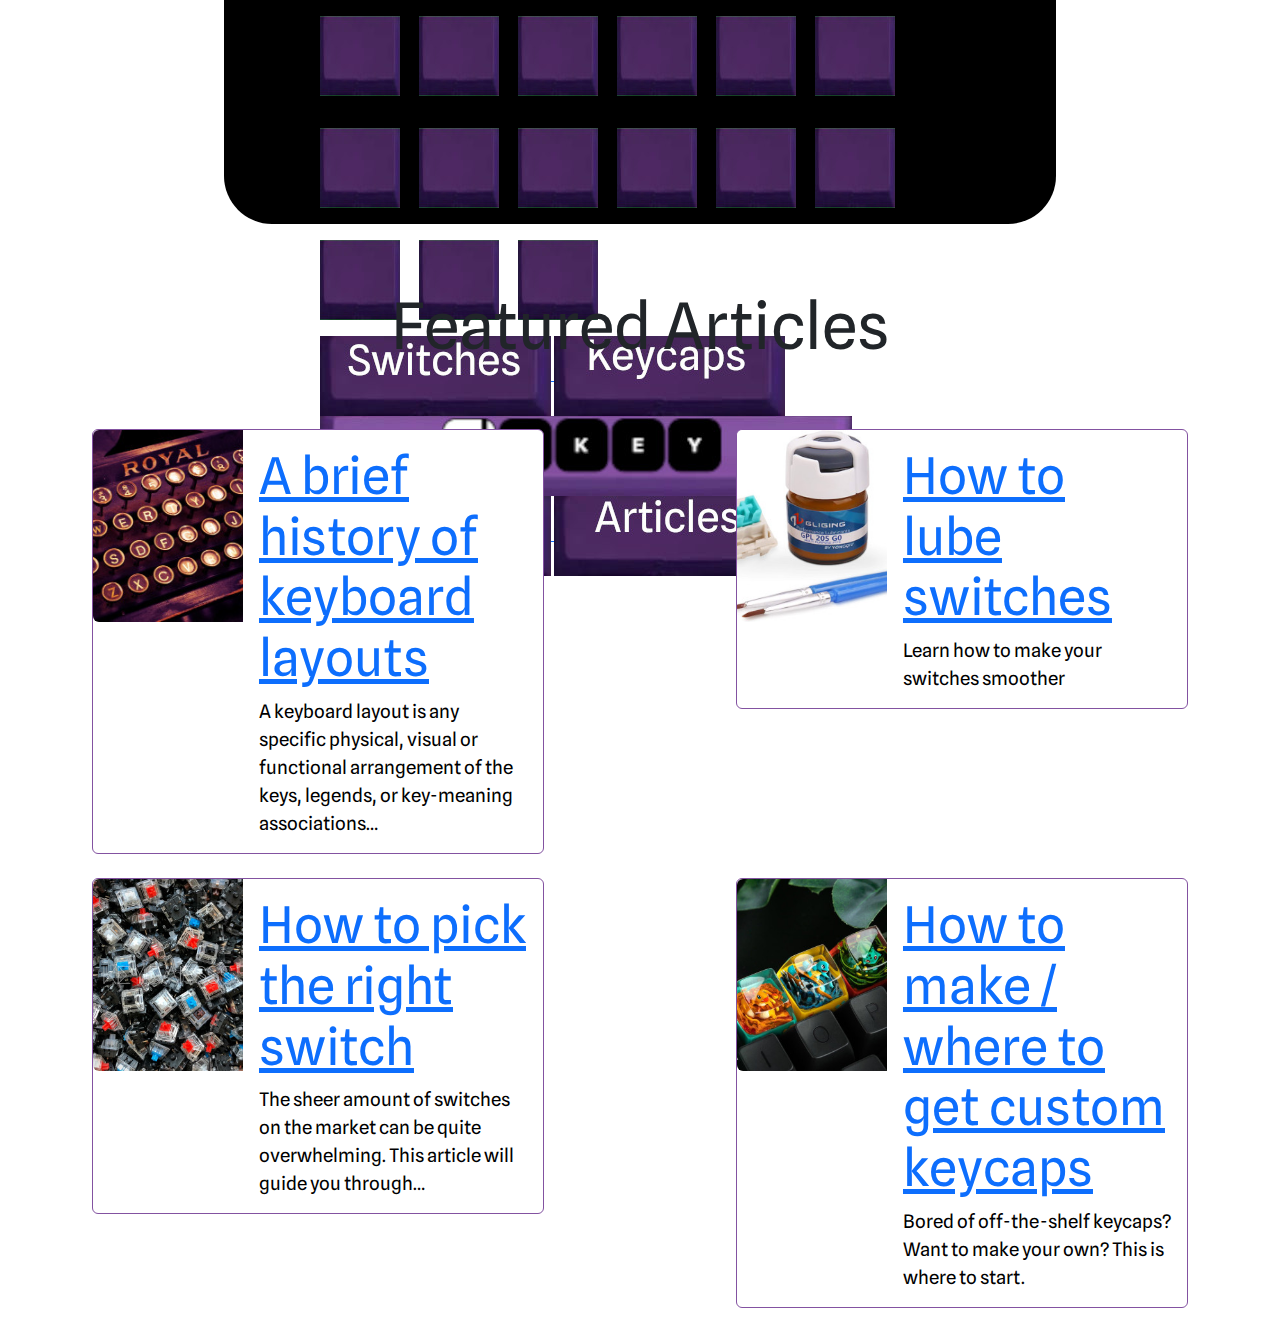
<file: index.html>
<!DOCTYPE html>
<html lang="en">
<head>
    <meta charset="UTF-8">
    <title>wiKEY</title>
    <link rel="stylesheet" TYPE="text/css" href="./include/css/bootstrap.min.css">
    <link rel="stylesheet" TYPE="text/css" href="./include/css/index.css">
</head>
<body>
  <div class="header">
    <div class="col" id="topHeaderCol">
      <img src="./include/images/small_key.jpg" alt="" style="padding-right: 1rem; padding-bottom: 1rem; padding-top: 1rem;">
      <img src="./include/images/small_key.jpg" alt="" style="padding-right: 1rem; padding-bottom: 1rem; padding-top: 1rem;">
      <img src="./include/images/small_key.jpg" alt="" style="padding-right: 1rem; padding-bottom: 1rem; padding-top: 1rem;">
      <img src="./include/images/small_key.jpg" alt="" style="padding-right: 1rem; padding-bottom: 1rem; padding-top: 1rem;">
      <img src="./include/images/small_key.jpg" alt="" style="padding-right: 1rem; padding-bottom: 1rem; padding-top: 1rem;">
      <img src="./include/images/small_key.jpg" alt="" style="padding-right: 1rem; padding-bottom: 1rem; padding-top: 1rem;">
      <img src="./include/images/small_key.jpg" alt="" style="padding-right: 1rem; padding-bottom: 1rem; padding-top: 1rem;">
      <img src="./include/images/small_key.jpg" alt="" style="padding-right: 1rem; padding-bottom: 1rem; padding-top: 1rem;">
      <img src="./include/images/small_key.jpg" alt="" style="padding-right: 1rem; padding-bottom: 1rem; padding-top: 1rem;">
      <img src="./include/images/small_key.jpg" alt="" style="padding-right: 1rem; padding-bottom: 1rem; padding-top: 1rem;">
      <img src="./include/images/small_key.jpg" alt="" style="padding-right: 1rem; padding-bottom: 1rem; padding-top: 1rem;">
      <img src="./include/images/small_key.jpg" alt="" style="padding-right: 1rem; padding-bottom: 1rem; padding-top: 1rem;">
      <img src="./include/images/small_key.jpg" alt="" style="padding-right: 1rem; padding-bottom: 1rem; padding-top: 1rem;">
      <img src="./include/images/small_key.jpg" alt="" style="padding-right: 1rem; padding-bottom: 1rem; padding-top: 1rem;">
      <img src="./include/images/small_key.jpg" alt="" style="padding-bottom: 1rem; padding-top: 1rem;">
    </div>
    <div class="col" id="bottomHeaderCol">
    <a href="./switches.html">
      <img src="./include/images/switches_button.jpg" alt="Switches">
    </a>
    <a href="./keycaps.html">
      <img src="./include/images/keycaps_button.jpg" alt="Keycaps">
    </a>
    <a href="./index.html">
      <img src="./include/images/wikey_button.jpg" alt="WiKEY">
    </a>
    <a href="./keyboards.html">
      <img src="./include/images/keyboards_button.jpg" alt="Keyboards">
    </a>
    <a href="./articles.html">
      <img src="./include/images/articles_button.jpg" alt="Articles">
    </a>
  </div>
  </div>
    <div class="content">
        <h1 style="text-align: center; font-size: 48pt; margin-bottom: 4rem; margin-top: 4rem;">Featured Articles</h1>
        <div class="row row-cols-1 row-cols-md-2 g-2">
          <div class="col">
            <div class="mx-auto card mb-3">
              <div class="row g-0">
                <div class="col-md-4">
                  <img src="./include/images/typewriter.jpg" class="img-fluid rounded-start" alt="...">
                </div>
                <div class="col-md-8">
                  <div class="card-body">
                    <a href="./example_article.html"><h5 class="card-title">A brief history of keyboard layouts</h5></a>
                    <p class="card-text">A keyboard layout is any specific physical, visual or functional arrangement of the keys, legends, or key-meaning associations…</p>
                  </div>
                </div>
              </div>
            </div>
          </div>
          <div class="col">
            <div class="mx-auto card mb-3">
              <div class="row g-0">
                <div class="col-md-4">
                  <img src="./include/images/lube.jpg" class="img-fluid rounded-start" alt="...">
                </div>
                <div class="col-md-8">
                  <div class="card-body">
                    <a href="./example_article.html"><h5 class="card-title">How to lube switches</h5></a>
                    <p class="card-text">Learn how to make your switches smoother</p>
                  </div>
                </div>
              </div>
            </div>
          </div>
          <div class="col">
            <div class="mx-auto card mb-3">
              <div class="row g-0">
                <div class="col-md-4">
                  <img src="./include/images/switches.jpg" class="img-fluid rounded-start" alt="...">
                </div>
                <div class="col-md-8">
                  <div class="card-body">
                    <a href="./example_article.html"><h5 class="card-title">How to pick the right switch</h5></a>
                    <p class="card-text">The sheer amount of switches on the market can be quite overwhelming. This article will guide you through…</p>
                </div>
              </div>
            </div>
          </div>
          </div>
          <div class="col">
            <div class="mx-auto card mb-3">
              <div class="row g-0">
                <div class="col-md-4">
                  <img src="./include/images/custom_keycaps.jpg" class="img-fluid rounded-start" alt="...">
                </div>
                <div class="col-md-8">
                  <div class="card-body">
                    <a href="./example_article.html"><h5 class="card-title">How to make / where to get custom keycaps</h5></a>
                    <p class="card-text">Bored of off-the-shelf keycaps? Want to make your own? This is where to start.</p>
                  </div>
                </div>
              </div>
            </div>
          </div>
    </div>
    </div>
    <div id="footer">
        <div id="imprint"></div>
    </div>
    <script src="./include/js/bootstrap.min.js"></script>
</body>
</html>
</file>
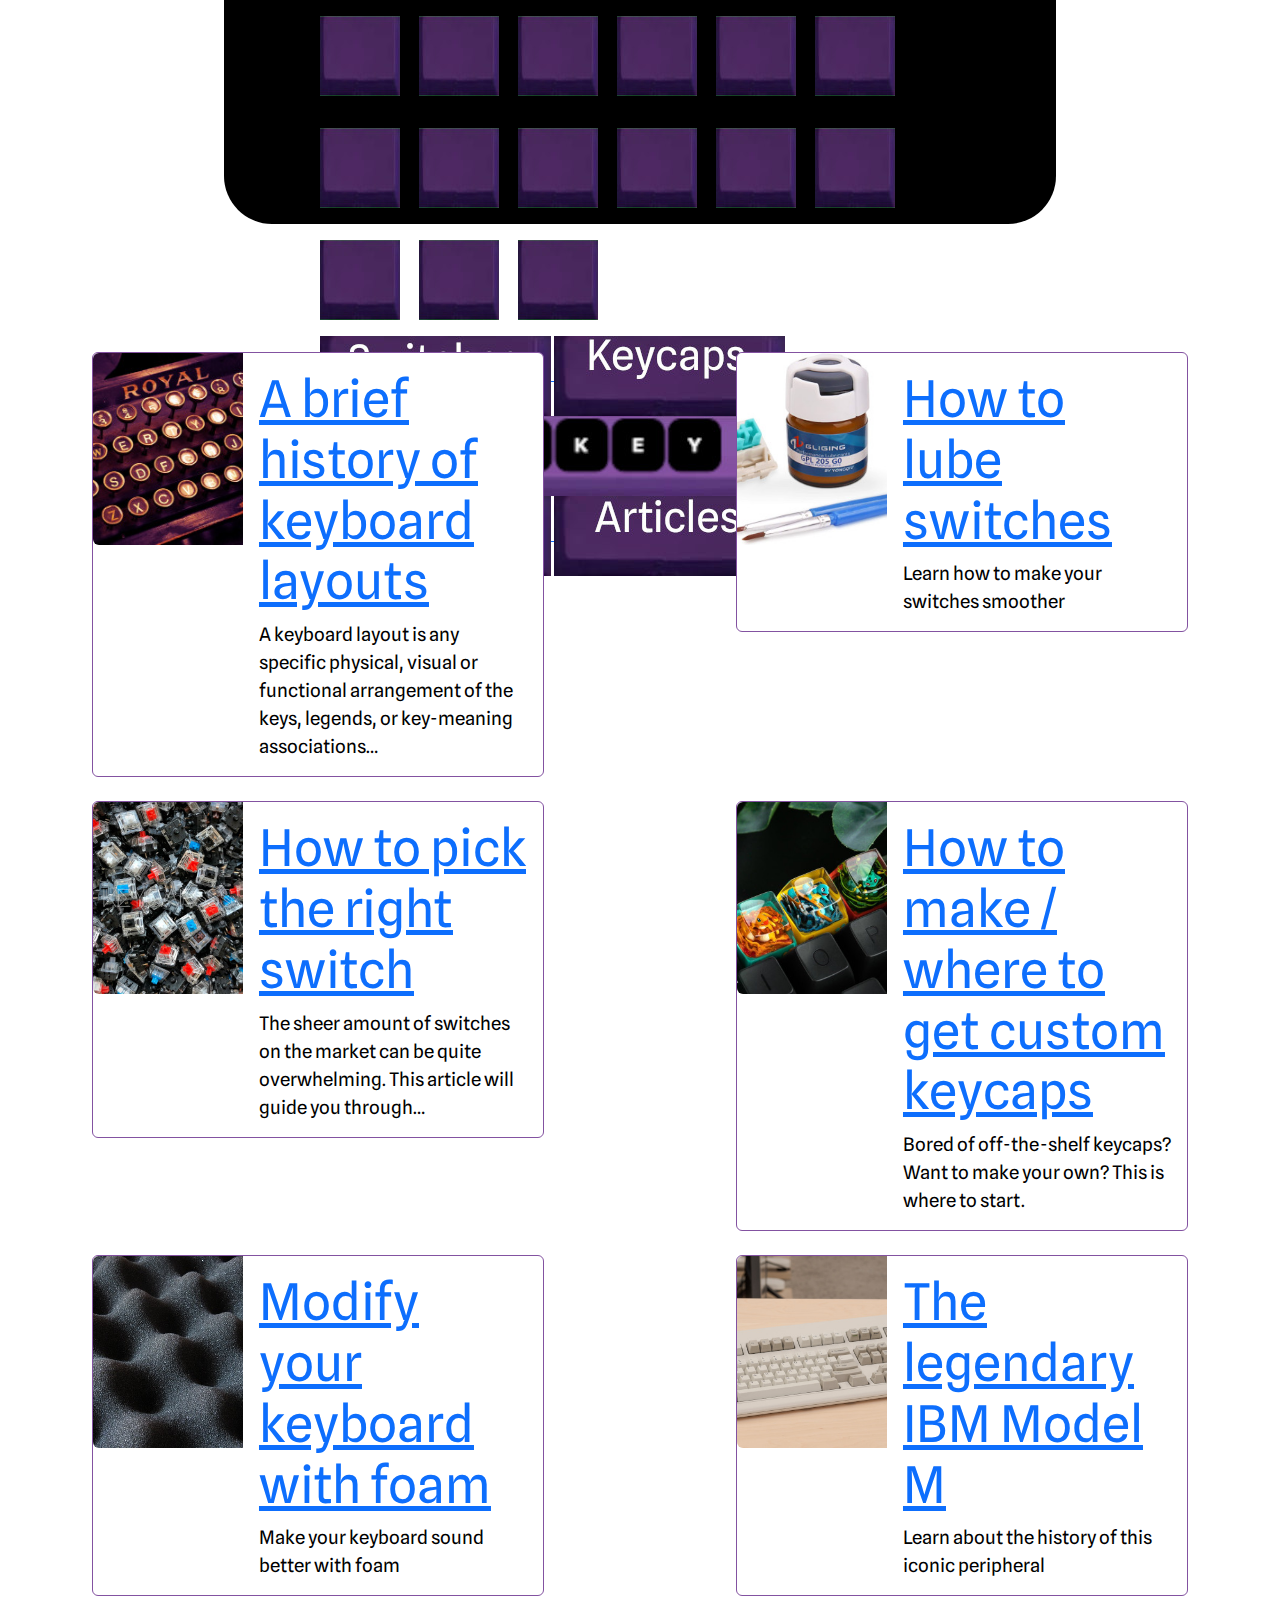
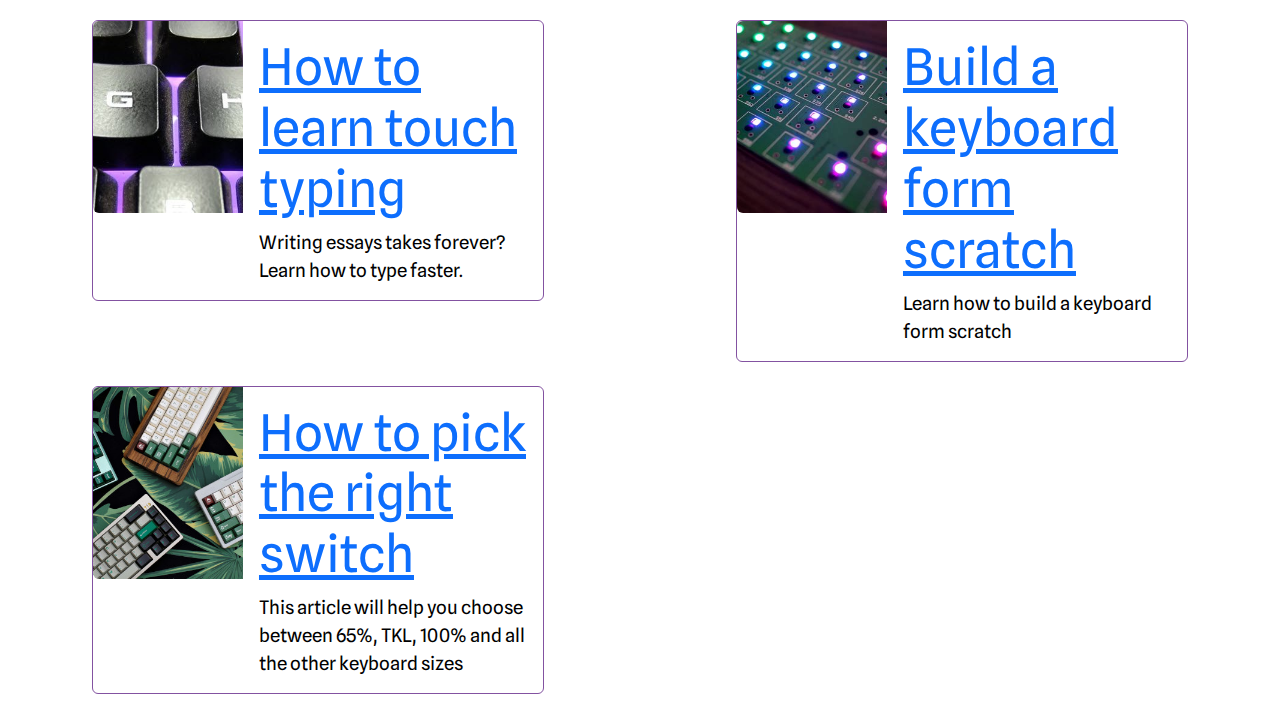
<file: articles.html>
<!DOCTYPE html>
<html lang="en">
<head>
    <meta charset="UTF-8">
    <title>Articles</title>
    <link rel="stylesheet" TYPE="text/css" href="./include/css/bootstrap.min.css">
    <link rel="stylesheet" TYPE="text/css" href="./include/css/guides.css">
</head>
<body>
    <div class="header">
        <div class="col" id="topHeaderCol">
          <img src="./include/images/small_key.jpg" alt="" style="padding-right: 1rem; padding-bottom: 1rem; padding-top: 1rem;">
          <img src="./include/images/small_key.jpg" alt="" style="padding-right: 1rem; padding-bottom: 1rem; padding-top: 1rem;">
          <img src="./include/images/small_key.jpg" alt="" style="padding-right: 1rem; padding-bottom: 1rem; padding-top: 1rem;">
          <img src="./include/images/small_key.jpg" alt="" style="padding-right: 1rem; padding-bottom: 1rem; padding-top: 1rem;">
          <img src="./include/images/small_key.jpg" alt="" style="padding-right: 1rem; padding-bottom: 1rem; padding-top: 1rem;">
          <img src="./include/images/small_key.jpg" alt="" style="padding-right: 1rem; padding-bottom: 1rem; padding-top: 1rem;">
          <img src="./include/images/small_key.jpg" alt="" style="padding-right: 1rem; padding-bottom: 1rem; padding-top: 1rem;">
          <img src="./include/images/small_key.jpg" alt="" style="padding-right: 1rem; padding-bottom: 1rem; padding-top: 1rem;">
          <img src="./include/images/small_key.jpg" alt="" style="padding-right: 1rem; padding-bottom: 1rem; padding-top: 1rem;">
          <img src="./include/images/small_key.jpg" alt="" style="padding-right: 1rem; padding-bottom: 1rem; padding-top: 1rem;">
          <img src="./include/images/small_key.jpg" alt="" style="padding-right: 1rem; padding-bottom: 1rem; padding-top: 1rem;">
          <img src="./include/images/small_key.jpg" alt="" style="padding-right: 1rem; padding-bottom: 1rem; padding-top: 1rem;">
          <img src="./include/images/small_key.jpg" alt="" style="padding-right: 1rem; padding-bottom: 1rem; padding-top: 1rem;">
          <img src="./include/images/small_key.jpg" alt="" style="padding-right: 1rem; padding-bottom: 1rem; padding-top: 1rem;">
          <img src="./include/images/small_key.jpg" alt="" style="padding-bottom: 1rem; padding-top: 1rem;">
        </div>
        <div class="col" id="bottomHeaderCol">
        <a href="./switches.html">
          <img src="./include/images/switches_button.jpg" alt="Switches">
        </a>
        <a href="./keycaps.html">
          <img src="./include/images/keycaps_button.jpg" alt="Keycaps">
        </a>
        <a href="./index.html">
          <img src="./include/images/wikey_button.jpg" alt="WiKEY">
        </a>
        <a href="./keyboards.html">
          <img src="./include/images/keyboards_button.jpg" alt="Keyboards">
        </a>
        <a href="./articles.html">
          <img src="./include/images/articles_button.jpg" alt="Articles">
        </a>
      </div>
      </div>
      <div class="content">
        <div class="row row-cols-1 row-cols-md-2 g-2">
          <div class="col">
          <div class="mx-auto card mb-3">
            <div class="row g-0">
              <div class="col-md-4">
                <img src="./include/images/typewriter.jpg" class="img-fluid rounded-start" alt="...">
              </div>
              <div class="col-md-8">
                <div class="card-body">
                  <a href="./example_article.html"><h5 class="card-title">A brief history of keyboard layouts</h5></a>
                  <p class="card-text">A keyboard layout is any specific physical, visual or functional arrangement of the keys, legends, or key-meaning associations…</p>
                </div>
              </div>
            </div>
          </div>
        </div>
        <div class="col">
          <div class="mx-auto card mb-3">
            <div class="row g-0">
              <div class="col-md-4">
                <img src="./include/images/lube.jpg" class="img-fluid rounded-start" alt="...">
              </div>
              <div class="col-md-8">
                <div class="card-body">
                  <a href="./example_article.html"><h5 class="card-title">How to lube switches</h5></a>
                  <p class="card-text">Learn how to make your switches smoother</p>
                </div>
              </div>
            </div>
          </div>
        </div>
        <div class="col">
          <div class="mx-auto card mb-3">
            <div class="row g-0">
              <div class="col-md-4">
                <img src="./include/images/switches.jpg" class="img-fluid rounded-start" alt="...">
              </div>
              <div class="col-md-8">
                <div class="card-body">
                  <a href="./example_article.html"><h5 class="card-title">How to pick the right switch</h5></a>
                  <p class="card-text">The sheer amount of switches on the market can be quite overwhelming. This article will guide you through…</p>
              </div>
            </div>
          </div>
        </div>
        </div>
        <div class="col">
          <div class="mx-auto card mb-3">
            <div class="row g-0">
              <div class="col-md-4">
                <img src="./include/images/custom_keycaps.jpg" class="img-fluid rounded-start" alt="...">
              </div>
              <div class="col-md-8">
                <div class="card-body">
                  <a href="./example_article.html"><h5 class="card-title">How to make / where to get custom keycaps</h5></a>
                  <p class="card-text">Bored of off-the-shelf keycaps? Want to make your own? This is where to start.</p>
                </div>
              </div>
            </div>
          </div>
        </div>
        <div class="col">
          <div class="mx-auto card mb-3">
            <div class="row g-0">
              <div class="col-md-4">
                <img src="./include/images/foam.jpg" class="img-fluid rounded-start" alt="...">
              </div>
              <div class="col-md-8">
                <div class="card-body">
                  <a href="./example_article.html"><h5 class="card-title">Modify your keyboard with foam</h5></a>
                  <p class="card-text">Make your keyboard sound better with foam</p>
                </div>
              </div>
            </div>
          </div>
        </div>
        <div class="col">
          <div class="mx-auto card mb-3">
            <div class="row g-0">
              <div class="col-md-4">
                <img src="./include/images/ibm_model_m.jpg" class="img-fluid rounded-start" alt="...">
              </div>
              <div class="col-md-8">
                <div class="card-body">
                  <a href="./example_article.html"><h5 class="card-title">The legendary IBM Model M</h5></a>
                  <p class="card-text">Learn about the history of this iconic peripheral</p>
                </div>
              </div>
            </div>
          </div>
        </div>
        <div class="col">
          <div class="mx-auto card mb-3">
            <div class="row g-0">
              <div class="col-md-4">
                <img src="./include/images/F-and-J-keys.jpg" class="img-fluid rounded-start" alt="...">
              </div>
              <div class="col-md-8">
                <div class="card-body">
                  <a href="./example_article.html"><h5 class="card-title">How to learn touch typing</h5></a>
                  <p class="card-text">Writing essays takes forever? Learn how to type faster.</p>
                </div>
              </div>
            </div>
          </div>
        </div>
        <div class="col">
          <div class="mx-auto card mb-3">
            <div class="row g-0">
              <div class="col-md-4">
                <img src="./include/images/pcb.jpg" class="img-fluid rounded-start" alt="...">
              </div>
              <div class="col-md-8">
                <div class="card-body">
                  <a href="./example_article.html"><h5 class="card-title">Build a keyboard form scratch</h5></a>
                  <p class="card-text">Learn how to build a keyboard form scratch</p>
                </div>
              </div>
            </div>
          </div>
        </div>
        <div class="col">
          <div class="mx-auto card mb-3">
            <div class="row g-0">
              <div class="col-md-4">
                <img src="./include/images/mechanical-keyboard-sizes.jpg" class="img-fluid rounded-start" alt="...">
              </div>
              <div class="col-md-8">
                <div class="card-body">
                  <a href="./example_article.html"><h5 class="card-title">How to pick the right switch</h5></a>
                  <p class="card-text">This article will help you choose between 65%, TKL, 100% and all the other keyboard sizes</p>
                </div>
              </div>
            </div>
          </div>
        </div>
    </div>
    </div>
        <div id="footer">
            <div id="imprint"></div>
        </div>
        <script src="./include/js/bootstrap.min.js"></script>
</body>
</html>
</file>
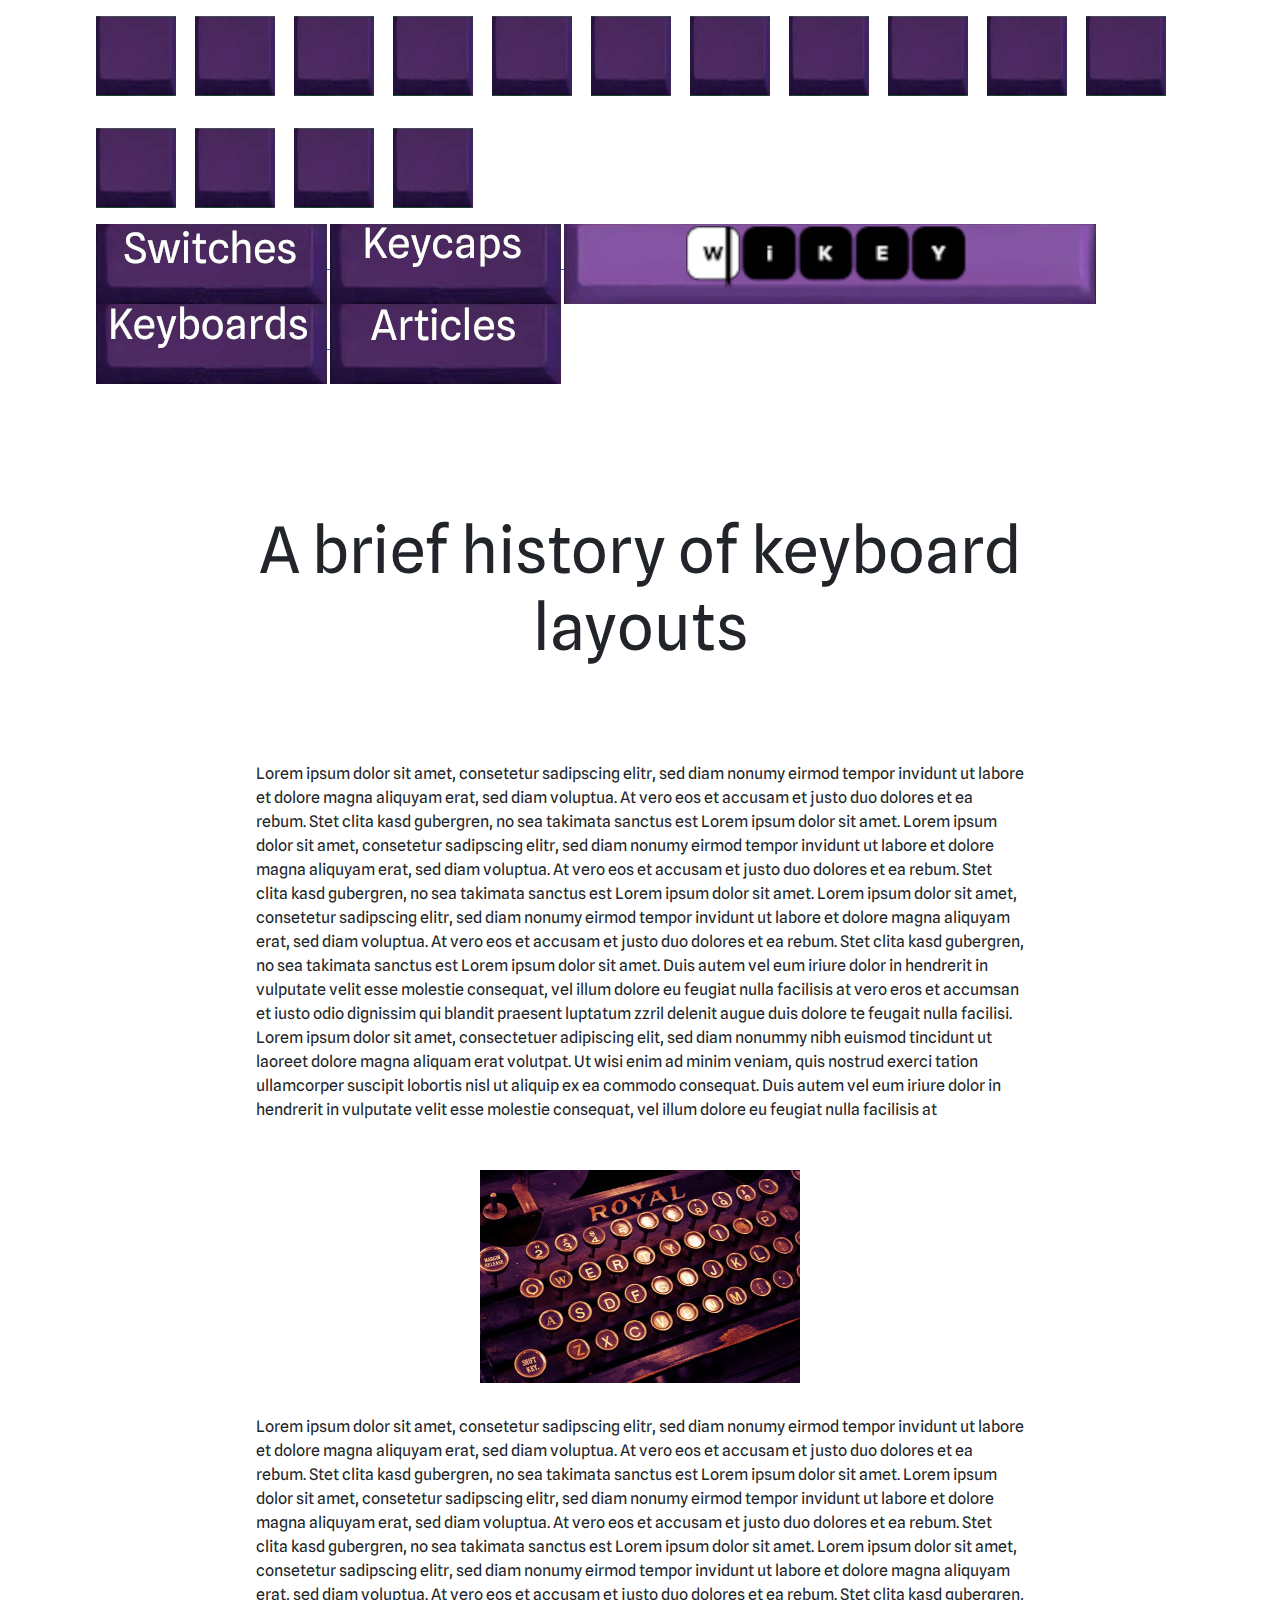
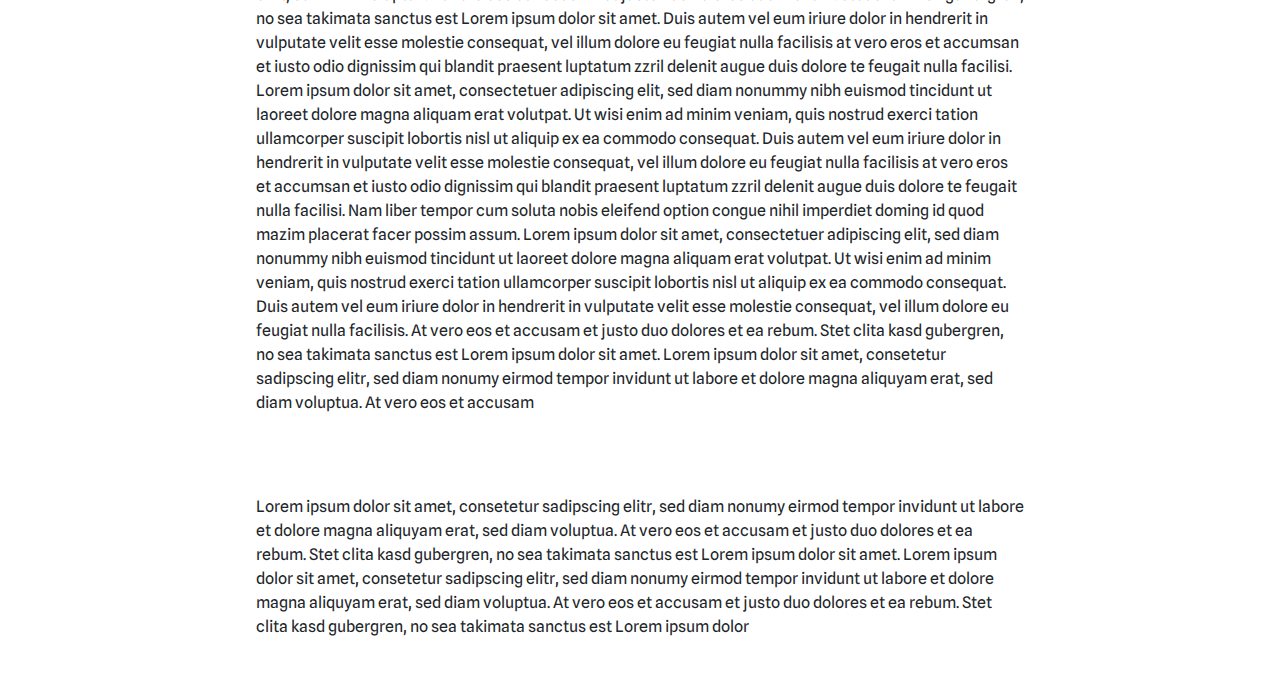
<file: example_article.html>
<!DOCTYPE html>
<html lang="en">
<head>
    <meta charset="UTF-8">
    <title>A brief history of keyboard layouts</title>
    <link rel="stylesheet" TYPE="text/css" href="./include/css/bootstrap.min.css">
    <link rel="stylesheet" TYPE="text/css" href="./include/css/example_article.css">
</head>
<body>
  <div class="header">
    <div class="col" id="topHeaderCol">
      <img src="./include/images/small_key.jpg" alt="" style="padding-right: 1rem; padding-bottom: 1rem; padding-top: 1rem;">
      <img src="./include/images/small_key.jpg" alt="" style="padding-right: 1rem; padding-bottom: 1rem; padding-top: 1rem;">
      <img src="./include/images/small_key.jpg" alt="" style="padding-right: 1rem; padding-bottom: 1rem; padding-top: 1rem;">
      <img src="./include/images/small_key.jpg" alt="" style="padding-right: 1rem; padding-bottom: 1rem; padding-top: 1rem;">
      <img src="./include/images/small_key.jpg" alt="" style="padding-right: 1rem; padding-bottom: 1rem; padding-top: 1rem;">
      <img src="./include/images/small_key.jpg" alt="" style="padding-right: 1rem; padding-bottom: 1rem; padding-top: 1rem;">
      <img src="./include/images/small_key.jpg" alt="" style="padding-right: 1rem; padding-bottom: 1rem; padding-top: 1rem;">
      <img src="./include/images/small_key.jpg" alt="" style="padding-right: 1rem; padding-bottom: 1rem; padding-top: 1rem;">
      <img src="./include/images/small_key.jpg" alt="" style="padding-right: 1rem; padding-bottom: 1rem; padding-top: 1rem;">
      <img src="./include/images/small_key.jpg" alt="" style="padding-right: 1rem; padding-bottom: 1rem; padding-top: 1rem;">
      <img src="./include/images/small_key.jpg" alt="" style="padding-right: 1rem; padding-bottom: 1rem; padding-top: 1rem;">
      <img src="./include/images/small_key.jpg" alt="" style="padding-right: 1rem; padding-bottom: 1rem; padding-top: 1rem;">
      <img src="./include/images/small_key.jpg" alt="" style="padding-right: 1rem; padding-bottom: 1rem; padding-top: 1rem;">
      <img src="./include/images/small_key.jpg" alt="" style="padding-right: 1rem; padding-bottom: 1rem; padding-top: 1rem;">
      <img src="./include/images/small_key.jpg" alt="" style="padding-bottom: 1rem; padding-top: 1rem;">
    </div>
    <div class="col" id="bottomHeaderCol">
    <a href="./switches.html">
      <img src="./include/images/switches_button.jpg" alt="Switches">
    </a>
    <a href="./keycaps.html">
      <img src="./include/images/keycaps_button.jpg" alt="Keycaps">
    </a>
    <a href="./index.html">
      <img src="./include/images/wikey_button.jpg" alt="WiKEY">
    </a>
    <a href="./keyboards.html">
      <img src="./include/images/keyboards_button.jpg" alt="Keyboards">
    </a>
    <a href="./articles.html">
      <img src="./include/images/articles_button.jpg" alt="Articles">
    </a>
  </div>
  </div>
        <div id="content">
          <h1 style="text-align: center; font-size: 48pt; margin-bottom: 4rem;">A brief history of keyboard layouts</h1>
          <p>Lorem ipsum dolor sit amet, consetetur sadipscing elitr, sed diam nonumy eirmod tempor invidunt ut labore et dolore magna aliquyam erat, sed diam voluptua. At vero eos et accusam et justo duo dolores et ea rebum. Stet clita kasd gubergren, no sea takimata sanctus est Lorem ipsum dolor sit amet. Lorem ipsum dolor sit amet, consetetur sadipscing elitr, sed diam nonumy eirmod tempor invidunt ut labore et dolore magna aliquyam erat, sed diam voluptua. At vero eos et accusam et justo duo dolores et ea rebum. Stet clita kasd gubergren, no sea takimata sanctus est Lorem ipsum dolor sit amet. Lorem ipsum dolor sit amet, consetetur sadipscing elitr, sed diam nonumy eirmod tempor invidunt ut labore et dolore magna aliquyam erat, sed diam voluptua. At vero eos et accusam et justo duo dolores et ea rebum. Stet clita kasd gubergren, no sea takimata sanctus est Lorem ipsum dolor sit amet.
            Duis autem vel eum iriure dolor in hendrerit in vulputate velit esse molestie consequat, vel illum dolore eu feugiat nulla facilisis at vero eros et accumsan et iusto odio dignissim qui blandit praesent luptatum zzril delenit augue duis dolore te feugait nulla facilisi. Lorem ipsum dolor sit amet, consectetuer adipiscing elit, sed diam nonummy nibh euismod tincidunt ut laoreet dolore magna aliquam erat volutpat.
            Ut wisi enim ad minim veniam, quis nostrud exerci tation ullamcorper suscipit lobortis nisl ut aliquip ex ea commodo consequat. Duis autem vel eum iriure dolor in hendrerit in vulputate velit esse molestie consequat, vel illum dolore eu feugiat nulla facilisis at
          </p>
          <img src="./include/images/typewriter.jpg" alt="Image could not be loaded" style="display: block; margin-left: auto; margin-right: auto;">
          <p>
            Lorem ipsum dolor sit amet, consetetur sadipscing elitr, sed diam nonumy eirmod tempor invidunt ut labore et dolore magna aliquyam erat, sed diam voluptua. At vero eos et accusam et justo duo dolores et ea rebum. Stet clita kasd gubergren, no sea takimata sanctus est Lorem ipsum dolor sit amet. Lorem ipsum dolor sit amet, consetetur sadipscing elitr, sed diam nonumy eirmod tempor invidunt ut labore et dolore magna aliquyam erat, sed diam voluptua. At vero eos et accusam et justo duo dolores et ea rebum. Stet clita kasd gubergren, no sea takimata sanctus est Lorem ipsum dolor sit amet. Lorem ipsum dolor sit amet, consetetur sadipscing elitr, sed diam nonumy eirmod tempor invidunt ut labore et dolore magna aliquyam erat, sed diam voluptua. At vero eos et accusam et justo duo dolores et ea rebum. Stet clita kasd gubergren, no sea takimata sanctus est Lorem ipsum dolor sit amet.   

Duis autem vel eum iriure dolor in hendrerit in vulputate velit esse molestie consequat, vel illum dolore eu feugiat nulla facilisis at vero eros et accumsan et iusto odio dignissim qui blandit praesent luptatum zzril delenit augue duis dolore te feugait nulla facilisi. Lorem ipsum dolor sit amet, consectetuer adipiscing elit, sed diam nonummy nibh euismod tincidunt ut laoreet dolore magna aliquam erat volutpat.   

Ut wisi enim ad minim veniam, quis nostrud exerci tation ullamcorper suscipit lobortis nisl ut aliquip ex ea commodo consequat. Duis autem vel eum iriure dolor in hendrerit in vulputate velit esse molestie consequat, vel illum dolore eu feugiat nulla facilisis at vero eros et accumsan et iusto odio dignissim qui blandit praesent luptatum zzril delenit augue duis dolore te feugait nulla facilisi.   

Nam liber tempor cum soluta nobis eleifend option congue nihil imperdiet doming id quod mazim placerat facer possim assum. Lorem ipsum dolor sit amet, consectetuer adipiscing elit, sed diam nonummy nibh euismod tincidunt ut laoreet dolore magna aliquam erat volutpat. Ut wisi enim ad minim veniam, quis nostrud exerci tation ullamcorper suscipit lobortis nisl ut aliquip ex ea commodo consequat.   

Duis autem vel eum iriure dolor in hendrerit in vulputate velit esse molestie consequat, vel illum dolore eu feugiat nulla facilisis.   

At vero eos et accusam et justo duo dolores et ea rebum. Stet clita kasd gubergren, no sea takimata sanctus est Lorem ipsum dolor sit amet. Lorem ipsum dolor sit amet, consetetur sadipscing elitr, sed diam nonumy eirmod tempor invidunt ut labore et dolore magna aliquyam erat, sed diam voluptua. At vero eos et accusam
          </p>
          <p>
            Lorem ipsum dolor sit amet, consetetur sadipscing elitr, sed diam nonumy eirmod tempor invidunt ut labore et dolore magna aliquyam erat, sed diam voluptua. At vero eos et accusam et justo duo dolores et ea rebum. Stet clita kasd gubergren, no sea takimata sanctus est Lorem ipsum dolor sit amet. Lorem ipsum dolor sit amet, consetetur sadipscing elitr, sed diam nonumy eirmod tempor invidunt ut labore et dolore magna aliquyam erat, sed diam voluptua. At vero eos et accusam et justo duo dolores et ea rebum. Stet clita kasd gubergren, no sea takimata sanctus est Lorem ipsum dolor
          </p>
        </div>
        <script src="./include/js/bootstrap.min.js"></script>
</body>
</html>
</file>
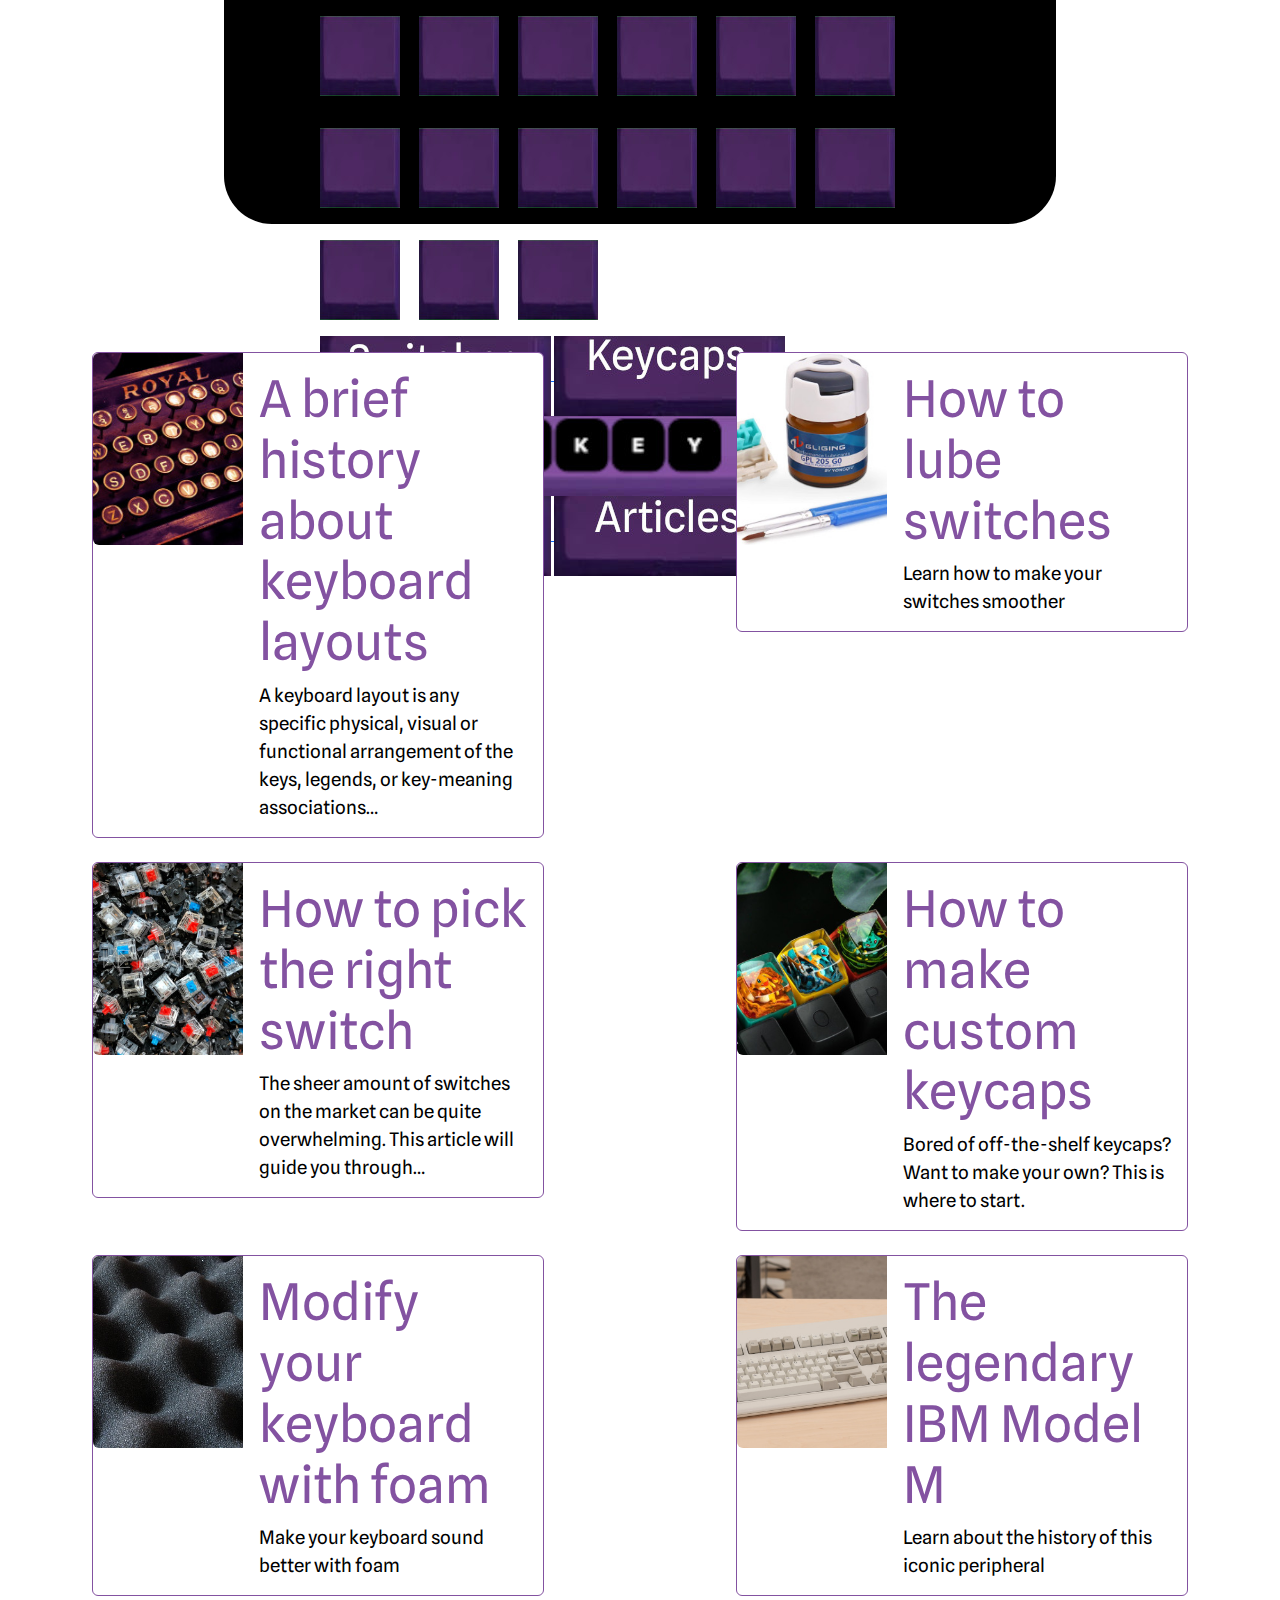
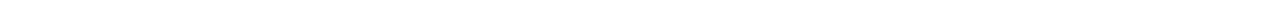
<file: guides.html>
<!DOCTYPE html>
<html lang="en">
<head>
    <meta charset="UTF-8">
    <title>Guides</title>
    <link rel="stylesheet" TYPE="text/css" href="include/css/bootstrap.min.css">
    <link rel="stylesheet" TYPE="text/css" href="include/css/guides.css">
</head>
<body>
    <div class="header">
        <div class="col" id="topHeaderCol">
          <img src="include/images/small_key.jpg" alt="" style="padding-right: 1rem; padding-bottom: 1rem; padding-top: 1rem;">
          <img src="include/images/small_key.jpg" alt="" style="padding-right: 1rem; padding-bottom: 1rem; padding-top: 1rem;">
          <img src="include/images/small_key.jpg" alt="" style="padding-right: 1rem; padding-bottom: 1rem; padding-top: 1rem;">
          <img src="include/images/small_key.jpg" alt="" style="padding-right: 1rem; padding-bottom: 1rem; padding-top: 1rem;">
          <img src="include/images/small_key.jpg" alt="" style="padding-right: 1rem; padding-bottom: 1rem; padding-top: 1rem;">
          <img src="include/images/small_key.jpg" alt="" style="padding-right: 1rem; padding-bottom: 1rem; padding-top: 1rem;">
          <img src="include/images/small_key.jpg" alt="" style="padding-right: 1rem; padding-bottom: 1rem; padding-top: 1rem;">
          <img src="include/images/small_key.jpg" alt="" style="padding-right: 1rem; padding-bottom: 1rem; padding-top: 1rem;">
          <img src="include/images/small_key.jpg" alt="" style="padding-right: 1rem; padding-bottom: 1rem; padding-top: 1rem;">
          <img src="include/images/small_key.jpg" alt="" style="padding-right: 1rem; padding-bottom: 1rem; padding-top: 1rem;">
          <img src="include/images/small_key.jpg" alt="" style="padding-right: 1rem; padding-bottom: 1rem; padding-top: 1rem;">
          <img src="include/images/small_key.jpg" alt="" style="padding-right: 1rem; padding-bottom: 1rem; padding-top: 1rem;">
          <img src="include/images/small_key.jpg" alt="" style="padding-right: 1rem; padding-bottom: 1rem; padding-top: 1rem;">
          <img src="include/images/small_key.jpg" alt="" style="padding-right: 1rem; padding-bottom: 1rem; padding-top: 1rem;">
          <img src="include/images/small_key.jpg" alt="" style="padding-bottom: 1rem; padding-top: 1rem;">
        </div>
        <div class="col" id="bottomHeaderCol">
        <a href="switches.html">
          <img src="include/images/switches_button.jpg" alt="Switches">
        </a>
        <a href="keycaps.html">
          <img src="include/images/keycaps_button.jpg" alt="Keycaps">
        </a>
        <a href="index.html">
          <img src="include/images/wikey_button.jpg" alt="WiKEY">
        </a>
        <a href="keyboards.html">
          <img src="include/images/keyboards_button.jpg" alt="Keyboards">
        </a>
        <a href="guides.html">
          <img src="include/images/articles_button.jpg" alt="Articles">
        </a>
      </div>
      </div>
      <div class="content">
        <div class="row row-cols-1 row-cols-md-2 g-2">
          <div class="col">
          <div class="mx-auto card mb-3">
            <div class="row g-0">
              <div class="col-md-4">
                <img src="include/images/typewriter.jpg" class="img-fluid rounded-start" alt="...">
              </div>
              <div class="col-md-8">
                <div class="card-body">
                  <h5 class="card-title">A brief history about keyboard layouts</h5>
                  <p class="card-text">A keyboard layout is any specific physical, visual or functional arrangement of the keys, legends, or key-meaning associations…</p>
                </div>
              </div>
            </div>
          </div>
        </div>
        <div class="col">
          <div class="mx-auto card mb-3">
            <div class="row g-0">
              <div class="col-md-4">
                <img src="include/images/lube.jpg" class="img-fluid rounded-start" alt="...">
              </div>
              <div class="col-md-8">
                <div class="card-body">
                  <h5 class="card-title">How to lube switches</h5>
                  <p class="card-text">Learn how to make your switches smoother</p>
                </div>
              </div>
            </div>
          </div>
        </div>
        <div class="col">
          <div class="mx-auto card mb-3">
            <div class="row g-0">
              <div class="col-md-4">
                <img src="include/images/switches.jpg" class="img-fluid rounded-start" alt="...">
              </div>
              <div class="col-md-8">
                <div class="card-body">
                  <h5 class="card-title">How to pick the right switch</h5>
                  <p class="card-text">The sheer amount of switches on the market can be quite overwhelming. This article will guide you through…</p>
              </div>
            </div>
          </div>
        </div>
        </div>
        <div class="col">
          <div class="mx-auto card mb-3">
            <div class="row g-0">
              <div class="col-md-4">
                <img src="include/images/custom_keycaps.jpg" class="img-fluid rounded-start" alt="...">
              </div>
              <div class="col-md-8">
                <div class="card-body">
                  <h5 class="card-title">How to make custom keycaps</h5>
                  <p class="card-text">Bored of off-the-shelf keycaps? Want to make your own? This is where to start.</p>
                </div>
              </div>
            </div>
          </div>
        </div>
        <div class="col">
          <div class="mx-auto card mb-3">
            <div class="row g-0">
              <div class="col-md-4">
                <img src="include/images/foam.jpg" class="img-fluid rounded-start" alt="...">
              </div>
              <div class="col-md-8">
                <div class="card-body">
                  <h5 class="card-title">Modify your keyboard with foam</h5>
                  <p class="card-text">Make your keyboard sound better with foam</p>
                </div>
              </div>
            </div>
          </div>
        </div>
        <div class="col">
          <div class="mx-auto card mb-3">
            <div class="row g-0">
              <div class="col-md-4">
                <img src="include/images/ibm_model_m.jpg" class="img-fluid rounded-start" alt="...">
              </div>
              <div class="col-md-8">
                <div class="card-body">
                  <h5 class="card-title">The legendary IBM Model M</h5>
                  <p class="card-text">Learn about the history of this iconic peripheral</p>
                </div>
              </div>
            </div>
          </div>
        </div>
    </div>
    </div>
        <div id="footer">
            <div id="imprint"></div>
        </div>
        <script src="include/js/bootstrap.min.js"></script>
</body>
</html>
</file>
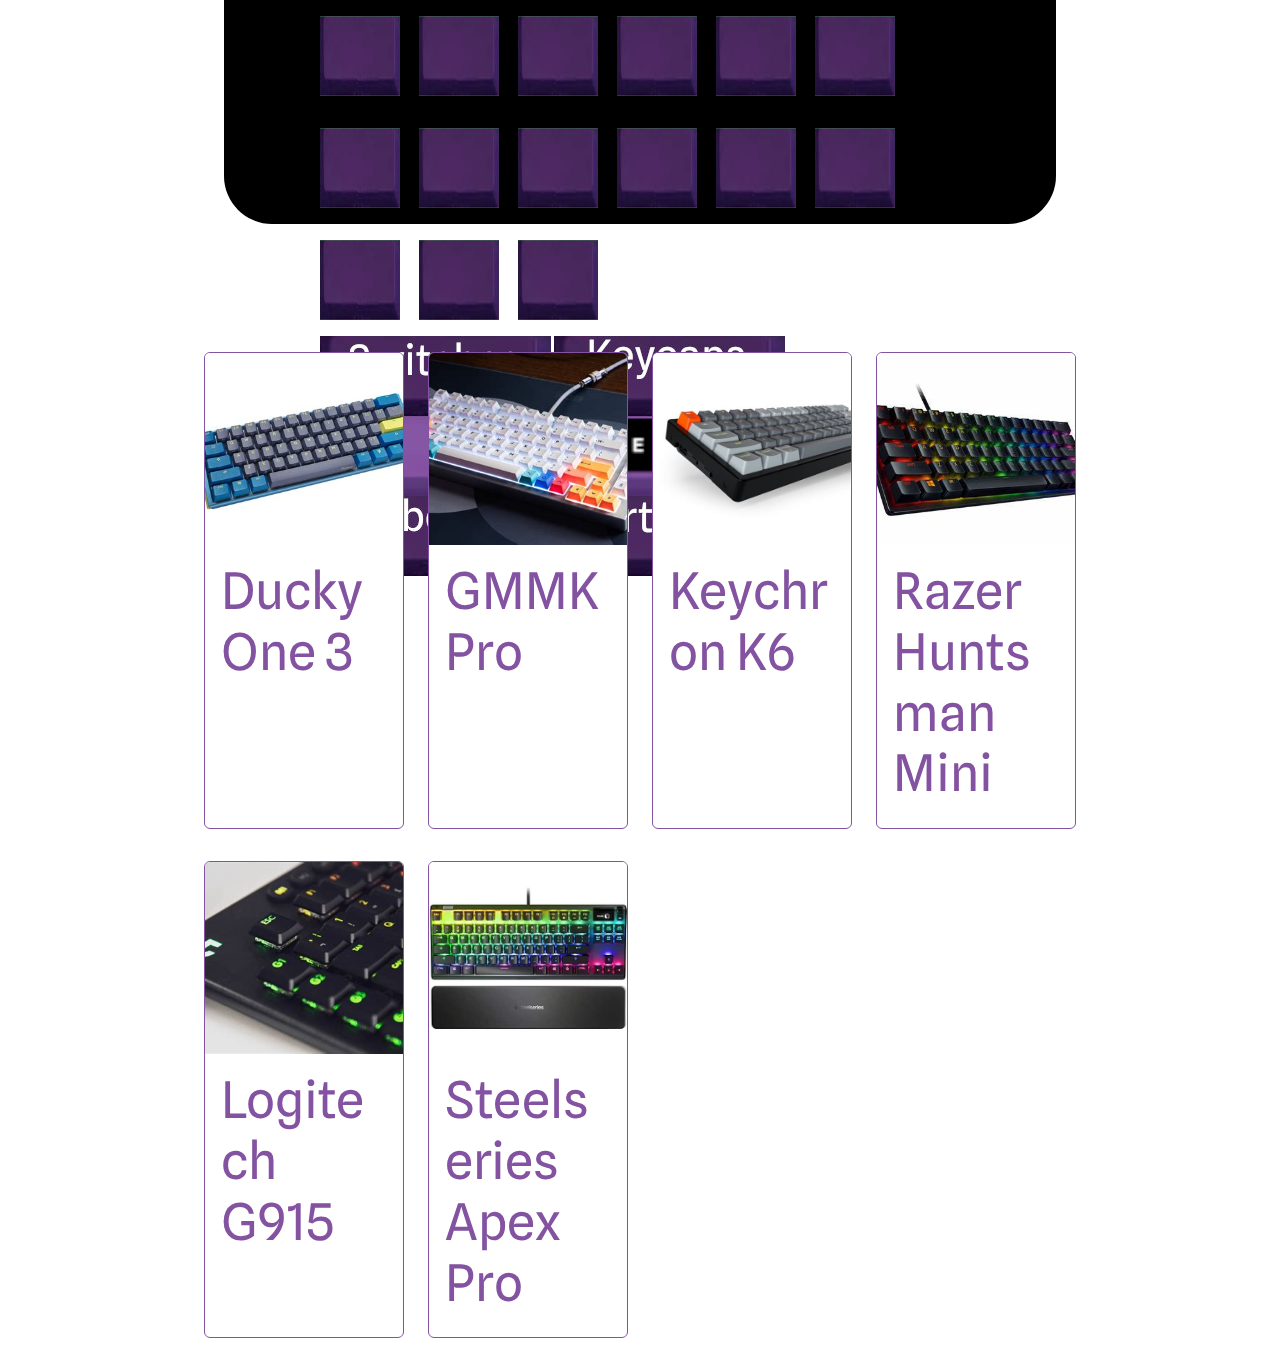
<file: keyboards.html>
<!DOCTYPE html>
<html lang="en">
<head>
    <meta charset="UTF-8">
    <title>Keyboards</title>
    <link rel="stylesheet" TYPE="text/css" href="./include/css/bootstrap.min.css">
    <link rel="stylesheet" TYPE="text/css" href="./include/css/keyboards.css">
</head>
<body>
    <div class="header">
        <div class="col" id="topHeaderCol">
          <img src="./include/images/small_key.jpg" alt="" style="padding-right: 1rem; padding-bottom: 1rem; padding-top: 1rem;">
          <img src="./include/images/small_key.jpg" alt="" style="padding-right: 1rem; padding-bottom: 1rem; padding-top: 1rem;">
          <img src="./include/images/small_key.jpg" alt="" style="padding-right: 1rem; padding-bottom: 1rem; padding-top: 1rem;">
          <img src="./include/images/small_key.jpg" alt="" style="padding-right: 1rem; padding-bottom: 1rem; padding-top: 1rem;">
          <img src="./include/images/small_key.jpg" alt="" style="padding-right: 1rem; padding-bottom: 1rem; padding-top: 1rem;">
          <img src="./include/images/small_key.jpg" alt="" style="padding-right: 1rem; padding-bottom: 1rem; padding-top: 1rem;">
          <img src="./include/images/small_key.jpg" alt="" style="padding-right: 1rem; padding-bottom: 1rem; padding-top: 1rem;">
          <img src="./include/images/small_key.jpg" alt="" style="padding-right: 1rem; padding-bottom: 1rem; padding-top: 1rem;">
          <img src="./include/images/small_key.jpg" alt="" style="padding-right: 1rem; padding-bottom: 1rem; padding-top: 1rem;">
          <img src="./include/images/small_key.jpg" alt="" style="padding-right: 1rem; padding-bottom: 1rem; padding-top: 1rem;">
          <img src="./include/images/small_key.jpg" alt="" style="padding-right: 1rem; padding-bottom: 1rem; padding-top: 1rem;">
          <img src="./include/images/small_key.jpg" alt="" style="padding-right: 1rem; padding-bottom: 1rem; padding-top: 1rem;">
          <img src="./include/images/small_key.jpg" alt="" style="padding-right: 1rem; padding-bottom: 1rem; padding-top: 1rem;">
          <img src="./include/images/small_key.jpg" alt="" style="padding-right: 1rem; padding-bottom: 1rem; padding-top: 1rem;">
          <img src="./include/images/small_key.jpg" alt="" style="padding-bottom: 1rem; padding-top: 1rem;">
        </div>
        <div class="col" id="bottomHeaderCol">
        <a href="./switches.html">
          <img src="./include/images/switches_button.jpg" alt="Switches">
        </a>
        <a href="./keycaps.html">
          <img src="./include/images/keycaps_button.jpg" alt="Keycaps">
        </a>
        <a href="./index.html">
          <img src="./include/images/wikey_button.jpg" alt="WiKEY">
        </a>
        <a href="./keyboards.html">
          <img src="./include/images/keyboards_button.jpg" alt="Keyboards">
        </a>
        <a href="./articles.html">
          <img src="./include/images/articles_button.jpg" alt="Articles">
        </a>
      </div>
      </div>
      <div id="content" class="d-flex felx-nowrap">
        <div class="b-example-divider b-example-vr"></div>
        <div class="row row-cols-1 row-cols-md-4 g-32" style="margin-left: 6rem; margin-right: 6rem;">
            <div class="col">
              <div class="card h-100">
                <img src="./include/images/ducky_one_3.jpg" class="card-img-top" alt="...">
                <div class="card-body">
                  <h5 class="card-title">Ducky One 3</h5>
                </div>
              </div>
            </div>
            <div class="col">
              <div class="card h-100">
                <img src="./include/images/gmmk_pro.jpg" class="card-img-top" alt="...">
                <div class="card-body">
                  <h5 class="card-title">GMMK Pro</h5>
                </div>
              </div>
            </div>
            <div class="col">
              <div class="card h-100">
                <img src="./include/images/keychron_k6.jpg" class="card-img-top" alt="...">
                <div class="card-body">
                  <h5 class="card-title">Keychron K6</h5>
                </div>
              </div>
            </div>
            <div class="col">
              <div class="card h-100">
                <img src="./include/images/razer_hunstman_mini.jpg" class="card-img-top" alt="...">
                <div class="card-body">
                  <h5 class="card-title">Razer Huntsman Mini</h5>
                </div>
              </div>
            </div>
            <div class="col">
                <div class="card h-100">
                  <img src="./include/images/logitech_g915.jpg" class="card-img-top" alt="...">
                  <div class="card-body">
                    <h5 class="card-title">Logitech G915</h5>
                  </div>
                </div>
              </div>
              <div class="col">
                <div class="card h-100">
                  <img src="./include/images/steelseries_apex_pro.jpg" class="card-img-top" alt="...">
                  <div class="card-body">
                    <h5 class="card-title">Steelseries Apex Pro</h5>
                  </div>
                </div>
              </div>
          </div>
    </div>
        <div id="footer">
            <div id="imprint"></div>
        </div>
        <script src="./include/js/bootstrap.min.js"></script>
</body>
</html>
</file>
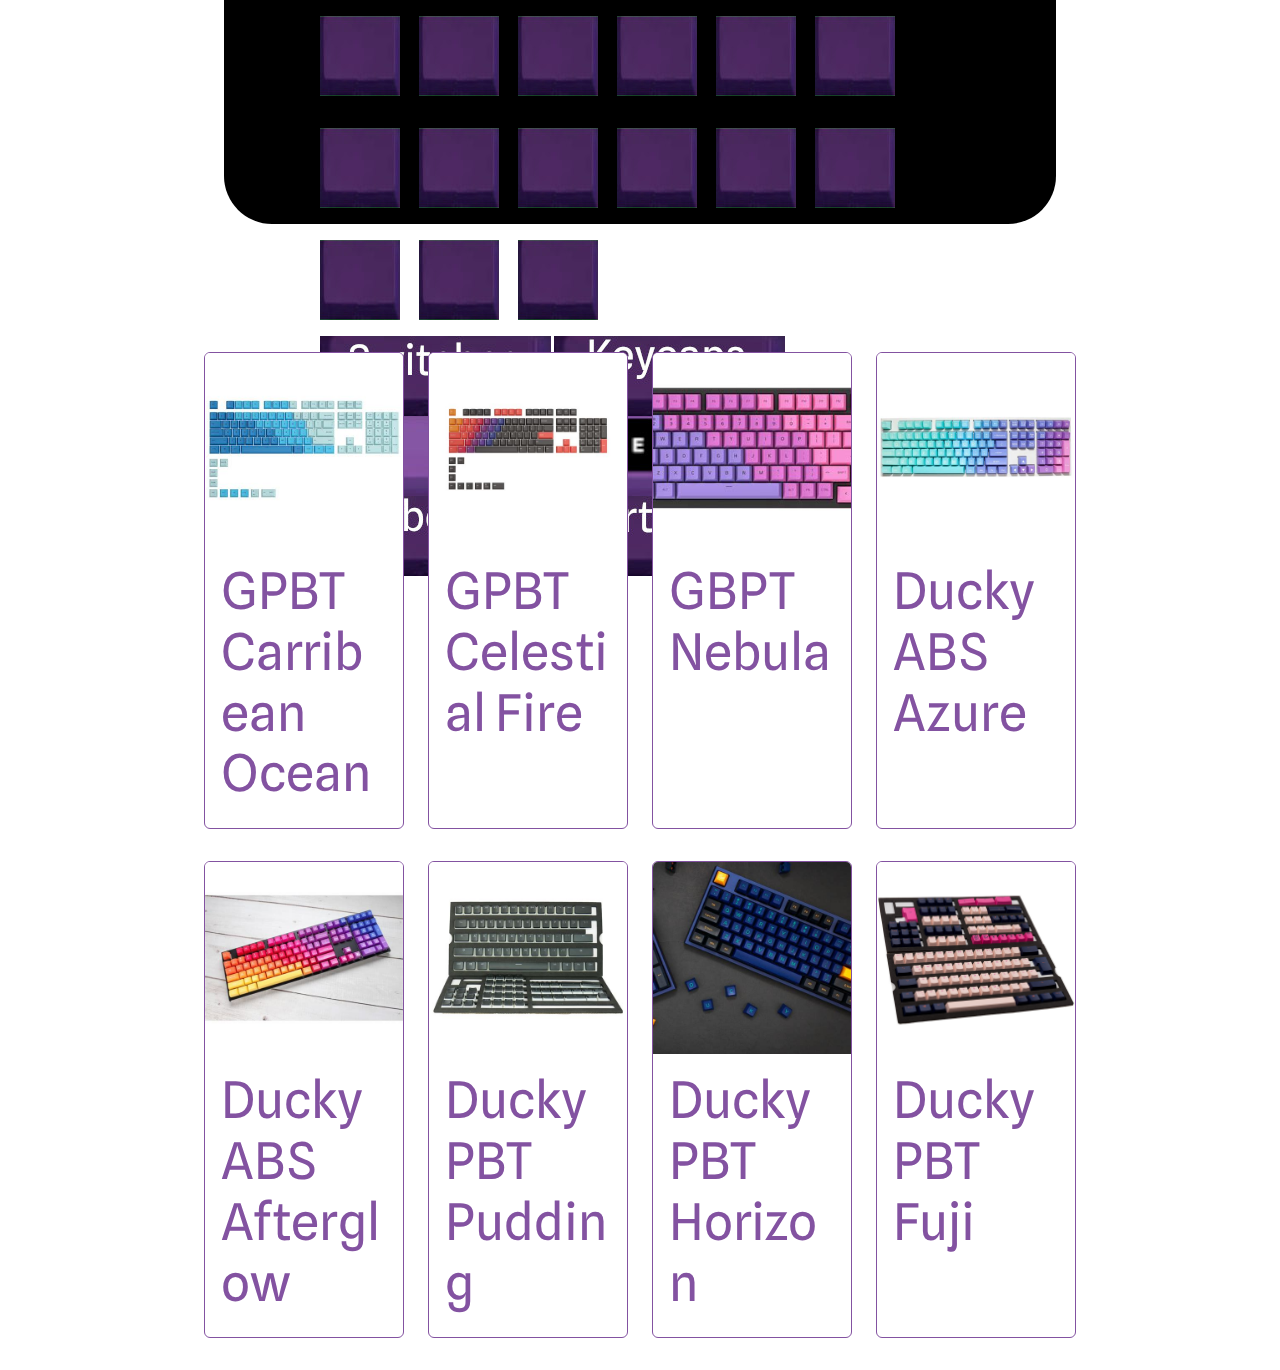
<file: keycaps.html>
<!DOCTYPE html>
<html lang="en">
<head>
    <meta charset="UTF-8">
    <title>Keycaps</title>
    <link rel="stylesheet" TYPE="text/css" href="./include/css/bootstrap.min.css">
    <link rel="stylesheet" TYPE="text/css" href="./include/css/keycaps.css">
</head>
<body>
  <div class="header">
    <div class="col" id="topHeaderCol">
      <img src="./include/images/small_key.jpg" alt="" style="padding-right: 1rem; padding-bottom: 1rem; padding-top: 1rem;">
      <img src="./include/images/small_key.jpg" alt="" style="padding-right: 1rem; padding-bottom: 1rem; padding-top: 1rem;">
      <img src="./include/images/small_key.jpg" alt="" style="padding-right: 1rem; padding-bottom: 1rem; padding-top: 1rem;">
      <img src="./include/images/small_key.jpg" alt="" style="padding-right: 1rem; padding-bottom: 1rem; padding-top: 1rem;">
      <img src="./include/images/small_key.jpg" alt="" style="padding-right: 1rem; padding-bottom: 1rem; padding-top: 1rem;">
      <img src="./include/images/small_key.jpg" alt="" style="padding-right: 1rem; padding-bottom: 1rem; padding-top: 1rem;">
      <img src="./include/images/small_key.jpg" alt="" style="padding-right: 1rem; padding-bottom: 1rem; padding-top: 1rem;">
      <img src="./include/images/small_key.jpg" alt="" style="padding-right: 1rem; padding-bottom: 1rem; padding-top: 1rem;">
      <img src="./include/images/small_key.jpg" alt="" style="padding-right: 1rem; padding-bottom: 1rem; padding-top: 1rem;">
      <img src="./include/images/small_key.jpg" alt="" style="padding-right: 1rem; padding-bottom: 1rem; padding-top: 1rem;">
      <img src="./include/images/small_key.jpg" alt="" style="padding-right: 1rem; padding-bottom: 1rem; padding-top: 1rem;">
      <img src="./include/images/small_key.jpg" alt="" style="padding-right: 1rem; padding-bottom: 1rem; padding-top: 1rem;">
      <img src="./include/images/small_key.jpg" alt="" style="padding-right: 1rem; padding-bottom: 1rem; padding-top: 1rem;">
      <img src="./include/images/small_key.jpg" alt="" style="padding-right: 1rem; padding-bottom: 1rem; padding-top: 1rem;">
      <img src="./include/images/small_key.jpg" alt="" style="padding-bottom: 1rem; padding-top: 1rem;">
    </div>
    <div class="col" id="bottomHeaderCol">
    <a href="./switches.html">
      <img src="./include/images/switches_button.jpg" alt="Switches">
    </a>
    <a href="./keycaps.html">
      <img src="./include/images/keycaps_button.jpg" alt="Keycaps">
    </a>
    <a href="./index.html">
      <img src="./include/images/wikey_button.jpg" alt="WiKEY">
    </a>
    <a href="./keyboards.html">
      <img src="./include/images/keyboards_button.jpg" alt="Keyboards">
    </a>
    <a href="./articles.html">
      <img src="./include/images/articles_button.jpg" alt="Articles">
    </a>
  </div>
  </div>
    <div id="content" class="d-flex felx-nowrap">
        <div class="b-example-divider b-example-vr"></div>
        <div class="row row-cols-1 row-cols-md-4 g-32" style="margin-left: 6rem; margin-right: 6rem;">
            <div class="col">
              <div class="card h-100">
                <img src="./include/images/carribean_ocean.jpg" class="card-img-top" alt="...">
                <div class="card-body">
                  <h5 class="card-title">GPBT Carribean Ocean</h5>
                </div>
              </div>
            </div>
            <div class="col">
              <div class="card h-100">
                <img src="./include/images/celestial_fire.jpg" class="card-img-top" alt="...">
                <div class="card-body">
                  <h5 class="card-title">GPBT Celestial Fire</h5>
                </div>
              </div>
            </div>
            <div class="col">
              <div class="card h-100">
                <img src="./include/images/nebula.jpg" class="card-img-top" alt="...">
                <div class="card-body">
                  <h5 class="card-title">GBPT Nebula</h5>
                </div>
              </div>
            </div>
            <div class="col">
              <div class="card h-100">
                <img src="./include/images/azure.jpg" class="card-img-top" alt="...">
                <div class="card-body">
                  <h5 class="card-title">Ducky ABS Azure</h5>
                </div>
              </div>
            </div>
            <div class="col">
                <div class="card h-100">
                  <img src="./include/images/afterglow.jpg" class="card-img-top" alt="...">
                  <div class="card-body">
                    <h5 class="card-title">Ducky ABS Afterglow</h5>
                  </div>
                </div>
              </div>
              <div class="col">
                <div class="card h-100">
                  <img src="./include/images/pudding.jpg" class="card-img-top" alt="...">
                  <div class="card-body">
                    <h5 class="card-title">Ducky PBT Pudding</h5>
                  </div>
                </div>
              </div>
              <div class="col">
                <div class="card h-100">
                  <img src="./include/images/horizon.jpg" class="card-img-top" alt="...">
                  <div class="card-body">
                    <h5 class="card-title">Ducky PBT Horizon</h5>
                  </div>
                </div>
              </div>
              <div class="col">
                <div class="card h-100">
                  <img src="./include/images/fuji.jpg" class="card-img-top" alt="...">
                  <div class="card-body">
                    <h5 class="card-title">Ducky PBT Fuji</h5>
                  </div>
                </div>
              </div>
          </div>
    </div>
    <div id="footer">
        <div id="imprint"></div>
    </div>
    <script src="./include/js/bootstrap.min.js"></script>
</body>
</html>
</file>
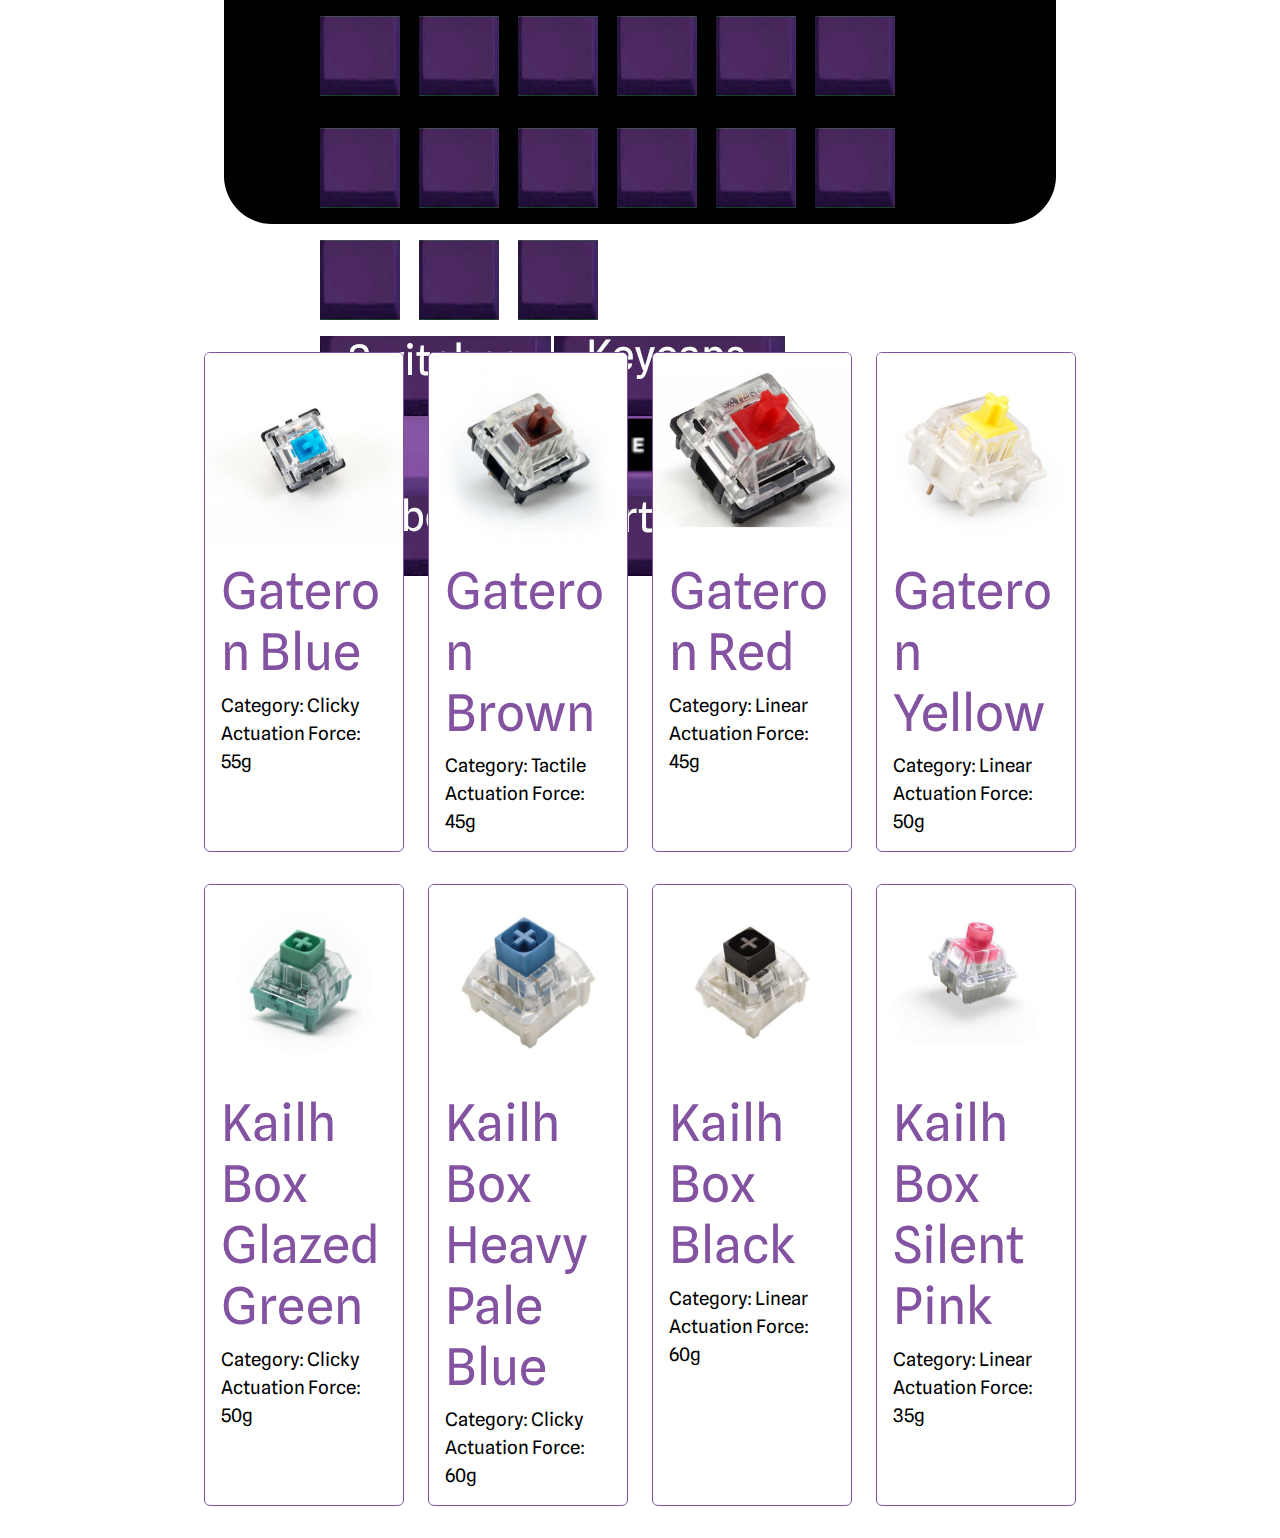
<file: switches.html>
<!DOCTYPE html>
<html lang="en">
<head>
    <meta charset="UTF-8">
    <title>Switches</title>
    <link rel="stylesheet" TYPE="text/css" href="./include/css/bootstrap.min.css">
    <link rel="stylesheet" TYPE="text/css" href="./include/css/switches.css">
</head>
<body>
  <div class="header">
    <div class="col" id="topHeaderCol">
      <img src="./include/images/small_key.jpg" alt="" style="padding-right: 1rem; padding-bottom: 1rem; padding-top: 1rem;">
      <img src="./include/images/small_key.jpg" alt="" style="padding-right: 1rem; padding-bottom: 1rem; padding-top: 1rem;">
      <img src="./include/images/small_key.jpg" alt="" style="padding-right: 1rem; padding-bottom: 1rem; padding-top: 1rem;">
      <img src="./include/images/small_key.jpg" alt="" style="padding-right: 1rem; padding-bottom: 1rem; padding-top: 1rem;">
      <img src="./include/images/small_key.jpg" alt="" style="padding-right: 1rem; padding-bottom: 1rem; padding-top: 1rem;">
      <img src="./include/images/small_key.jpg" alt="" style="padding-right: 1rem; padding-bottom: 1rem; padding-top: 1rem;">
      <img src="./include/images/small_key.jpg" alt="" style="padding-right: 1rem; padding-bottom: 1rem; padding-top: 1rem;">
      <img src="./include/images/small_key.jpg" alt="" style="padding-right: 1rem; padding-bottom: 1rem; padding-top: 1rem;">
      <img src="./include/images/small_key.jpg" alt="" style="padding-right: 1rem; padding-bottom: 1rem; padding-top: 1rem;">
      <img src="./include/images/small_key.jpg" alt="" style="padding-right: 1rem; padding-bottom: 1rem; padding-top: 1rem;">
      <img src="./include/images/small_key.jpg" alt="" style="padding-right: 1rem; padding-bottom: 1rem; padding-top: 1rem;">
      <img src="./include/images/small_key.jpg" alt="" style="padding-right: 1rem; padding-bottom: 1rem; padding-top: 1rem;">
      <img src="./include/images/small_key.jpg" alt="" style="padding-right: 1rem; padding-bottom: 1rem; padding-top: 1rem;">
      <img src="./include/images/small_key.jpg" alt="" style="padding-right: 1rem; padding-bottom: 1rem; padding-top: 1rem;">
      <img src="./include/images/small_key.jpg" alt="" style="padding-bottom: 1rem; padding-top: 1rem;">
    </div>
    <div class="col" id="bottomHeaderCol">
    <a href="./switches.html">
      <img src="./include/images/switches_button.jpg" alt="Switches">
    </a>
    <a href="./keycaps.html">
      <img src="./include/images/keycaps_button.jpg" alt="Keycaps">
    </a>
    <a href="./index.html">
      <img src="./include/images/wikey_button.jpg" alt="WiKEY">
    </a>
    <a href="./keyboards.html">
      <img src="./include/images/keyboards_button.jpg" alt="Keyboards">
    </a>
    <a href="./articles.html">
      <img src="./include/images/articles_button.jpg" alt="Articles">
    </a>
  </div>
  </div>
    <div id="content" class="d-flex felx-nowrap">
        <div class="b-example-divider b-example-vr"></div>
        <div class="row row-cols-1 row-cols-md-4 g-32" style="margin-left: 6rem; margin-right: 6rem;">
            <div class="col">
              <div class="card h-100">
                <img src="./include/images/gateron_blue.jpg" class="card-img-top" alt="...">
                <div class="card-body">
                  <h5 class="card-title">Gateron Blue</h5>
                  <p class="card-text">Category: Clicky<br>Actuation Force: 55g</p>
                </div>
              </div>
            </div>
            <div class="col">
              <div class="card h-100">
                <img src="./include/images/gateron_brown.jpg" class="card-img-top" alt="...">
                <div class="card-body">
                  <h5 class="card-title">Gateron Brown</h5>
                  <p class="card-text">Category: Tactile<br>Actuation Force: 45g</p>
                </div>
              </div>
            </div>
            <div class="col">
              <div class="card h-100">
                <img src="./include/images/gateron_red.jpg" class="card-img-top" alt="...">
                <div class="card-body">
                  <h5 class="card-title">Gateron Red</h5>
                  <p class="card-text">Category: Linear<br>Actuation Force: 45g</p>
                </div>
              </div>
            </div>
            <div class="col">
              <div class="card h-100">
                <img src="./include/images/gateron_yellow.jpg" class="card-img-top" alt="...">
                <div class="card-body">
                  <h5 class="card-title">Gateron Yellow</h5>
                  <p class="card-text">Category: Linear<br>Actuation Force: 50g</p>
                </div>
              </div>
            </div>
            <div class="col">
                <div class="card h-100">
                  <img src="./include/images/kailh_box_glazed_green.jpg" class="card-img-top" alt="...">
                  <div class="card-body">
                    <h5 class="card-title">Kailh Box Glazed Green</h5>
                    <p class="card-text">Category: Clicky<br>Actuation Force: 50g</p>
                  </div>
                </div>
              </div>
              <div class="col">
                <div class="card h-100">
                  <img src="./include/images/kailh_box_heavy_pale_blue.jpg" class="card-img-top" alt="...">
                  <div class="card-body">
                    <h5 class="card-title">Kailh Box Heavy Pale Blue</h5>
                    <p class="card-text">Category: Clicky<br>Actuation Force: 60g</p>
                  </div>
                </div>
              </div>
              <div class="col">
                <div class="card h-100">
                  <img src="./include/images/kailh_box_black.jpg" class="card-img-top" alt="...">
                  <div class="card-body">
                    <h5 class="card-title">Kailh Box Black</h5>
                    <p class="card-text">Category: Linear<br>Actuation Force: 60g</p>
                  </div>
                </div>
              </div>
              <div class="col">
                <div class="card h-100">
                  <img src="./include/images/kailh_box_silent_pink.jpg" class="card-img-top" alt="...">
                  <div class="card-body">
                    <h5 class="card-title">Kailh Box Silent Pink</h5>
                    <p class="card-text">Category: Linear<br>Actuation Force: 35g</p>
                  </div>
                </div>
              </div>
          </div>
    </div>
    <div id="footer">
        <div id="imprint"></div>
    </div>
    <script src="./include/js/bootstrap.min.js"></script>
</body>
</html>
</file>
<file: include/css/index.css>
body {
    font-family: SplineSans;
}

.card {
    border-color: #8352a1!important;
    color: #8352a1;
}

.card-text {
    color:black;
    font-size: 16pt;
}

.bg-light {
    background-color: #8352a1!important;
}

.col {
    padding-left: 6rem;
    padding-right: 6rem;
}

.header {
    padding-bottom: 14rem;
    border-radius: 0rem 0rem 3rem 3rem;
    background: black;
    width: 65%;
    height: 10rem;
    margin-left: auto;
    margin-right: auto;
}

.img-fluid {
    max-width: 100%;
    height: 15vw;
    object-fit: cover;
}

.card-title{
    font-size: 38pt;
}

.card-text {
    font-size:14pt;
}

@font-face {
    font-family: SplineSans;
    font-weight: 400;
    src: url(../fonts/SplineSans-VariableFont_wght.ttf);
}
</file>
<file: include/css/guides.css>
body {
    font-family: SplineSans;
}

.card {
    border-color: #8352a1!important;
    color: #8352a1;
}

.card-text {
    color:black;
    font-size: 16pt;
}

.bg-light {
    background-color: #8352a1!important;
}

.col {
    padding-left: 6rem;
    padding-right: 6rem;
}

.header {
    padding-bottom: 14rem;
    border-radius: 0rem 0rem 3rem 3rem;
    background: black;
    width: 65%;
    height: 10rem;
    margin-left: auto;
    margin-right: auto;
}

.content {
    padding-top: 8rem;
}

.img-fluid {
    max-width: 100%;
    height: 15vw;
    object-fit: cover;
}

.card-title{
    font-size: 38pt;
}

.card-text {
    font-size:14pt;
}

@font-face {
    font-family: SplineSans;
    font-weight: 400;
    src: url(../fonts/SplineSans-VariableFont_wght.ttf);
}
</file>
<file: include/css/example_article.css>
body {
    font-family: SplineSans;
}

#header {
    padding-bottom: 14rem;
    border-radius: 0rem 0rem 3rem 3rem;
    background: black;
    width: 65%;
    height: 10rem;
    margin-left: auto;
    margin-right: auto;
}

.col {
    padding-left: 6rem;
    padding-right: 6rem;
}

#content {
    display: block;
    padding-top: 8rem;
    width: 60%;
    margin-left: auto;
    margin-right: auto;
}

p {
    padding-top: 2rem;
    padding-bottom: 2rem;
}

@font-face {
    font-family: SplineSans;
    font-weight: 400;
    src: url(../fonts/SplineSans-VariableFont_wght.ttf);
}
</file>
<file: include/css/keyboards.css>
body {
    font-family: SplineSans;
}

.card {
    border-color: #8352a1!important;
    color: #8352a1;
}

.card-text {
    color:black;
    font-size: 16pt;
}

.bg-light {
    background-color: #8352a1!important;
}

.header {
    padding-bottom: 14rem;
    border-radius: 0rem 0rem 3rem 3rem;
    background: black;
    width: 65%;
    height: 10rem;
    margin-left: auto;
    margin-right: auto;
}

#topHeaderCol {
    padding-left: 6rem;
    padding-right: 6rem;
}

#bottomHeaderCol {
    padding-left: 6rem;
    padding-right: 6rem;
}

.row{
    padding-left: 6rem;
    padding-right: 6rem;
}

.col:not(#topHeaderCol, #bottomHeader) {
    margin-bottom: 2rem;
}

.card-img-top {
    width: 100%;
    height: 15vw;
    object-fit: cover;
}

.card-title{
    font-size: 38pt;
}

.card-text {
    font-size:14pt;
}

#content {
    margin-top: 8rem;
}

@font-face {
    font-family: SplineSans;
    font-weight: 400;
    src: url(../fonts/SplineSans-VariableFont_wght.ttf);
}
</file>
<file: include/css/keycaps.css>
body {
    font-family: SplineSans;
}

.card {
    border-color: #8352a1!important;
    color: #8352a1;
}

.card-text {
    color:black;
    font-size: 16pt;
}

.bg-light {
    background-color: #8352a1!important;
}

.header {
    padding-bottom: 14rem;
    border-radius: 0rem 0rem 3rem 3rem;
    background: black;
    width: 65%;
    height: 10rem;
    margin-left: auto;
    margin-right: auto;
}

#content {
    padding-top: 8rem;
}

#topHeaderCol {
    padding-left: 6rem;
    padding-right: 6rem;
}

#bottomHeaderCol {
    padding-left: 6rem;
    padding-right: 6rem;
}

.row{
    padding-left: 6rem;
    padding-right: 6rem;
}

.col:not(#topHeaderCol, #bottomHeader) {
    margin-bottom: 2rem;
}

.card-img-top {
    width: 100%;
    height: 15vw;
    object-fit: cover;
}

.card-title{
    font-size: 38pt;
}

.card-text {
    font-size:14pt;
}

@font-face {
    font-family: SplineSans;
    font-weight: 400;
    src: url(../fonts/SplineSans-VariableFont_wght.ttf);
}
</file>
<file: include/css/switches.css>
body {
    font-family: SplineSans;
}

.card {
    border-color: #8352a1!important;
    color: #8352a1;
}

.card-text {
    color:black;
    font-size: 16pt;
}

.bg-light {
    background-color: #8352a1!important;
}

.header {
    padding-bottom: 14rem;
    border-radius: 0rem 0rem 3rem 3rem;
    background: black;
    width: 65%;
    height: 10rem;
    margin-left: auto;
    margin-right: auto;
}

#topHeaderCol {
    padding-left: 6rem;
    padding-right: 6rem;
}

#bottomHeaderCol {
    padding-left: 6rem;
    padding-right: 6rem;
}

.row{
    padding-left: 6rem;
    padding-right: 6rem;
}

.col:not(#topHeaderCol, #bottomHeader) {
    margin-bottom: 2rem;
}

.card-img-top {
    width: 100%;
    height: 15vw;
    object-fit: cover;
}

.card-title{
    font-size: 38pt;
}

.card-text {
    font-size:14pt;
}

#content {
    margin-top: 8rem;
}

@font-face {
    font-family: SplineSans;
    font-weight: 400;
    src: url(../fonts/SplineSans-VariableFont_wght.ttf);
}
</file>
